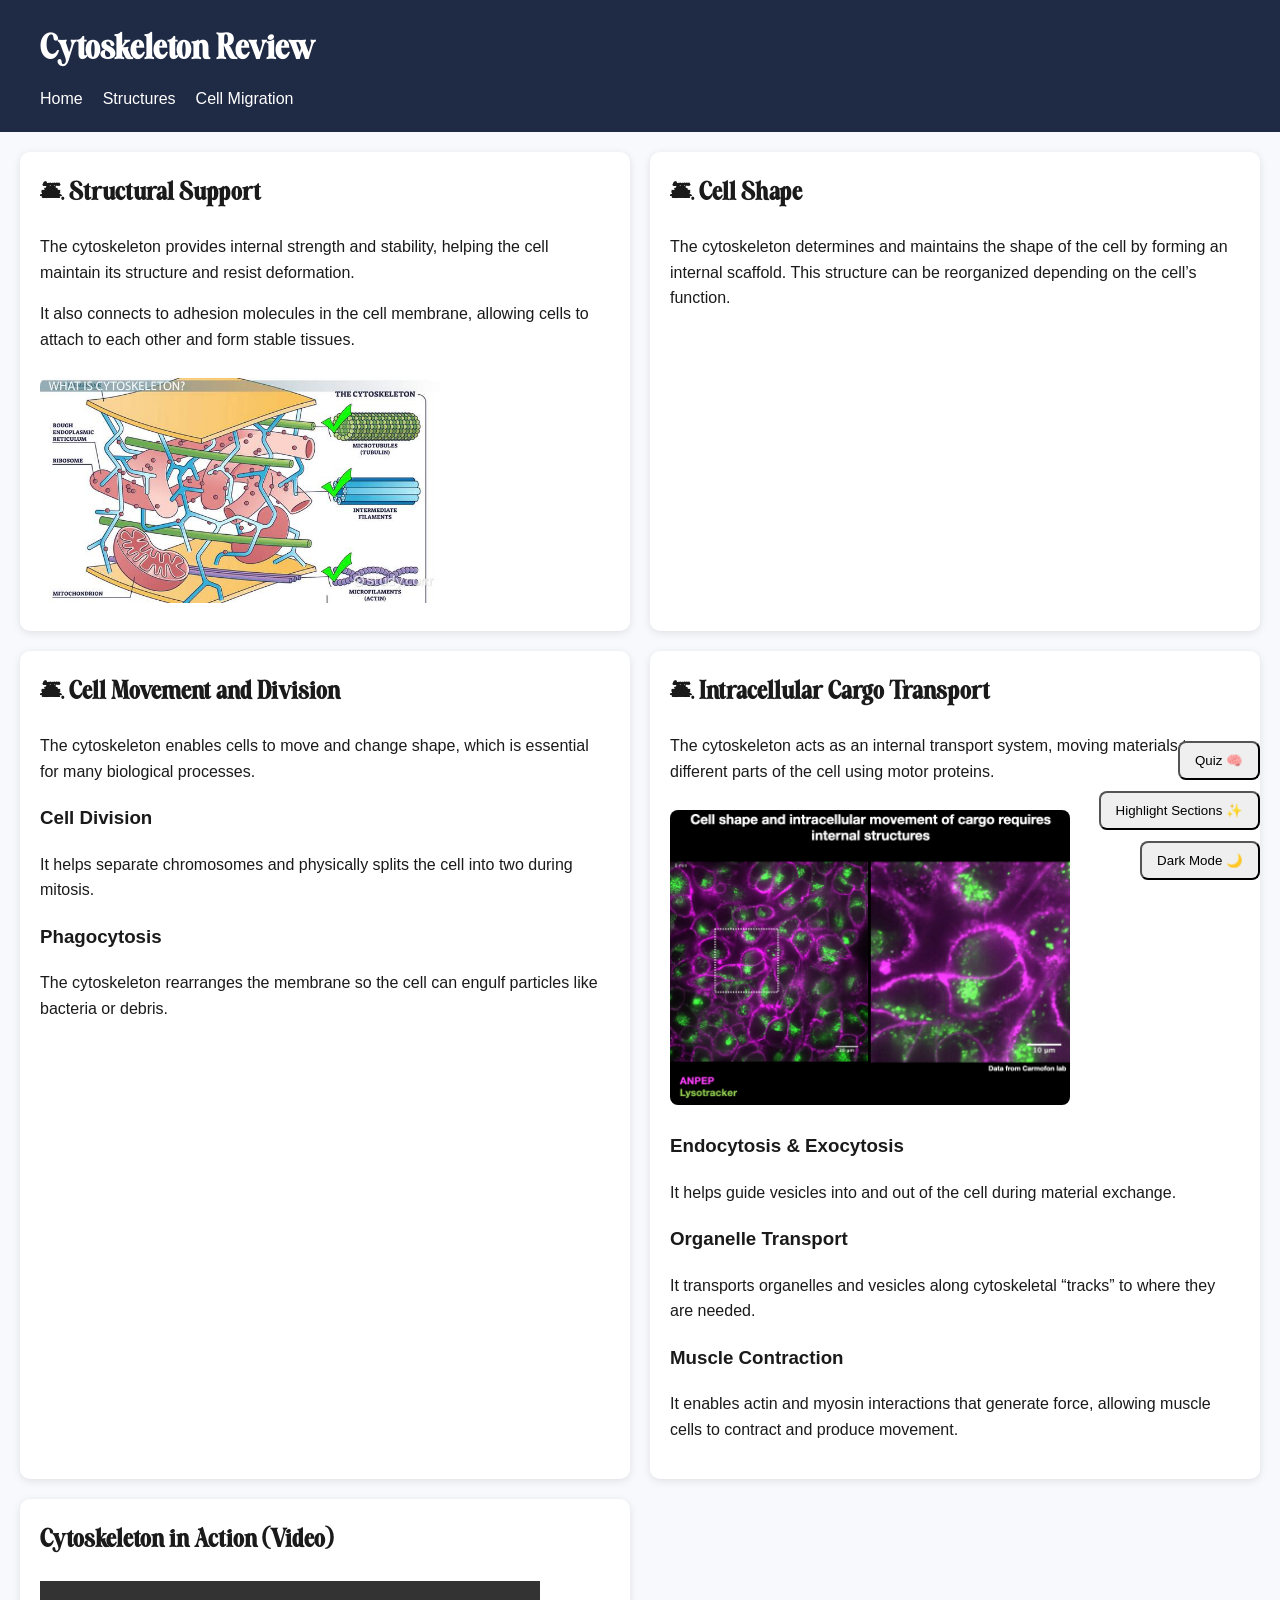
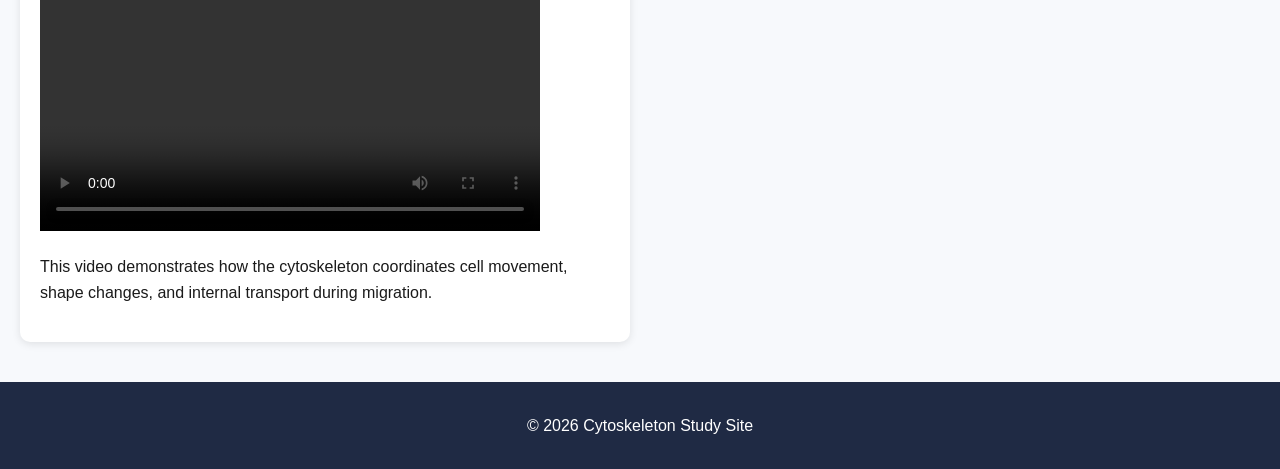
<file: index.html>
<!DOCTYPE html>
<html lang="en">
<head>
  <meta charset="UTF-8">
  <meta name="viewport" content="width=device-width, initial-scale=1.0">
  <title>Cytoskeleton Review</title>
  <link rel="stylesheet" href="style.css">
</head>

<body>

<header>
  <h1>Cytoskeleton Review</h1>
  <nav>
    <a href="index.html">Home</a>
    <a href="structures.html">Structures</a>
    <a href="applications.html">Cell Migration</a>
  </nav>
</header>

<main>

  <section id="support">
    <h2>1. Structural Support</h2>
    <p>
      The cytoskeleton provides internal strength and stability, helping the cell maintain its structure and resist deformation.
    </p>
    <p>
      It also connects to adhesion molecules in the cell membrane, allowing cells to attach to each other and form stable tissues.
    </p>

    <img src="images/support.jpg"
         srcset="images/support@2x.jpg 2x"
         width="400"
         height="300"
         alt="Diagram showing cytoskeleton structural support in a cell">
  </section>

  <section id="shape">
    <h2>2. Cell Shape</h2>
    <p>
      The cytoskeleton determines and maintains the shape of the cell by forming an internal scaffold. This structure can be reorganized depending on the cell’s function.
    </p>

  </section>

  <section id="movement">
    <h2>3. Cell Movement and Division</h2>

    <p>
      The cytoskeleton enables cells to move and change shape, which is essential for many biological processes.
    </p>

    <h3>Cell Division</h3>
    <p>
      It helps separate chromosomes and physically splits the cell into two during mitosis.
    </p>

    <h3>Phagocytosis</h3>
    <p>
      The cytoskeleton rearranges the membrane so the cell can engulf particles like bacteria or debris.
    </p>
  </section>

  <section id="transport">
    <h2>4. Intracellular Cargo Transport</h2>

    <p>
      The cytoskeleton acts as an internal transport system, moving materials to different parts of the cell using motor proteins.
    </p>
        <img src="images/shape.jpg"
         srcset="images/shape@2x.png 2x"
         width="400"
         height="300"
         alt="Cell shape supported by cytoskeleton structure">

    <h3>Endocytosis & Exocytosis</h3>
    <p>
      It helps guide vesicles into and out of the cell during material exchange.
    </p>

    <h3>Organelle Transport</h3>
    <p>
      It transports organelles and vesicles along cytoskeletal “tracks” to where they are needed.
    </p>

    <h3>Muscle Contraction</h3>
    <p>
      It enables actin and myosin interactions that generate force, allowing muscle cells to contract and produce movement.
    </p>
  </section>

  <section>
  <h2>Cytoskeleton in Action (Video)</h2>

  <video width="500" controls>
    <source src="images/cytoskeleton.mp4" type="video/mp4">
    Your browser does not support the video tag.
  </video>

  <p>
    This video demonstrates how the cytoskeleton coordinates cell movement, shape changes, and internal transport during migration.
  </p>
</section>

</main>

<footer>
  <p>© 2026 Cytoskeleton Study Site</p>
</footer>

<script src="script.js"></script>
</body>
</html>
</file>
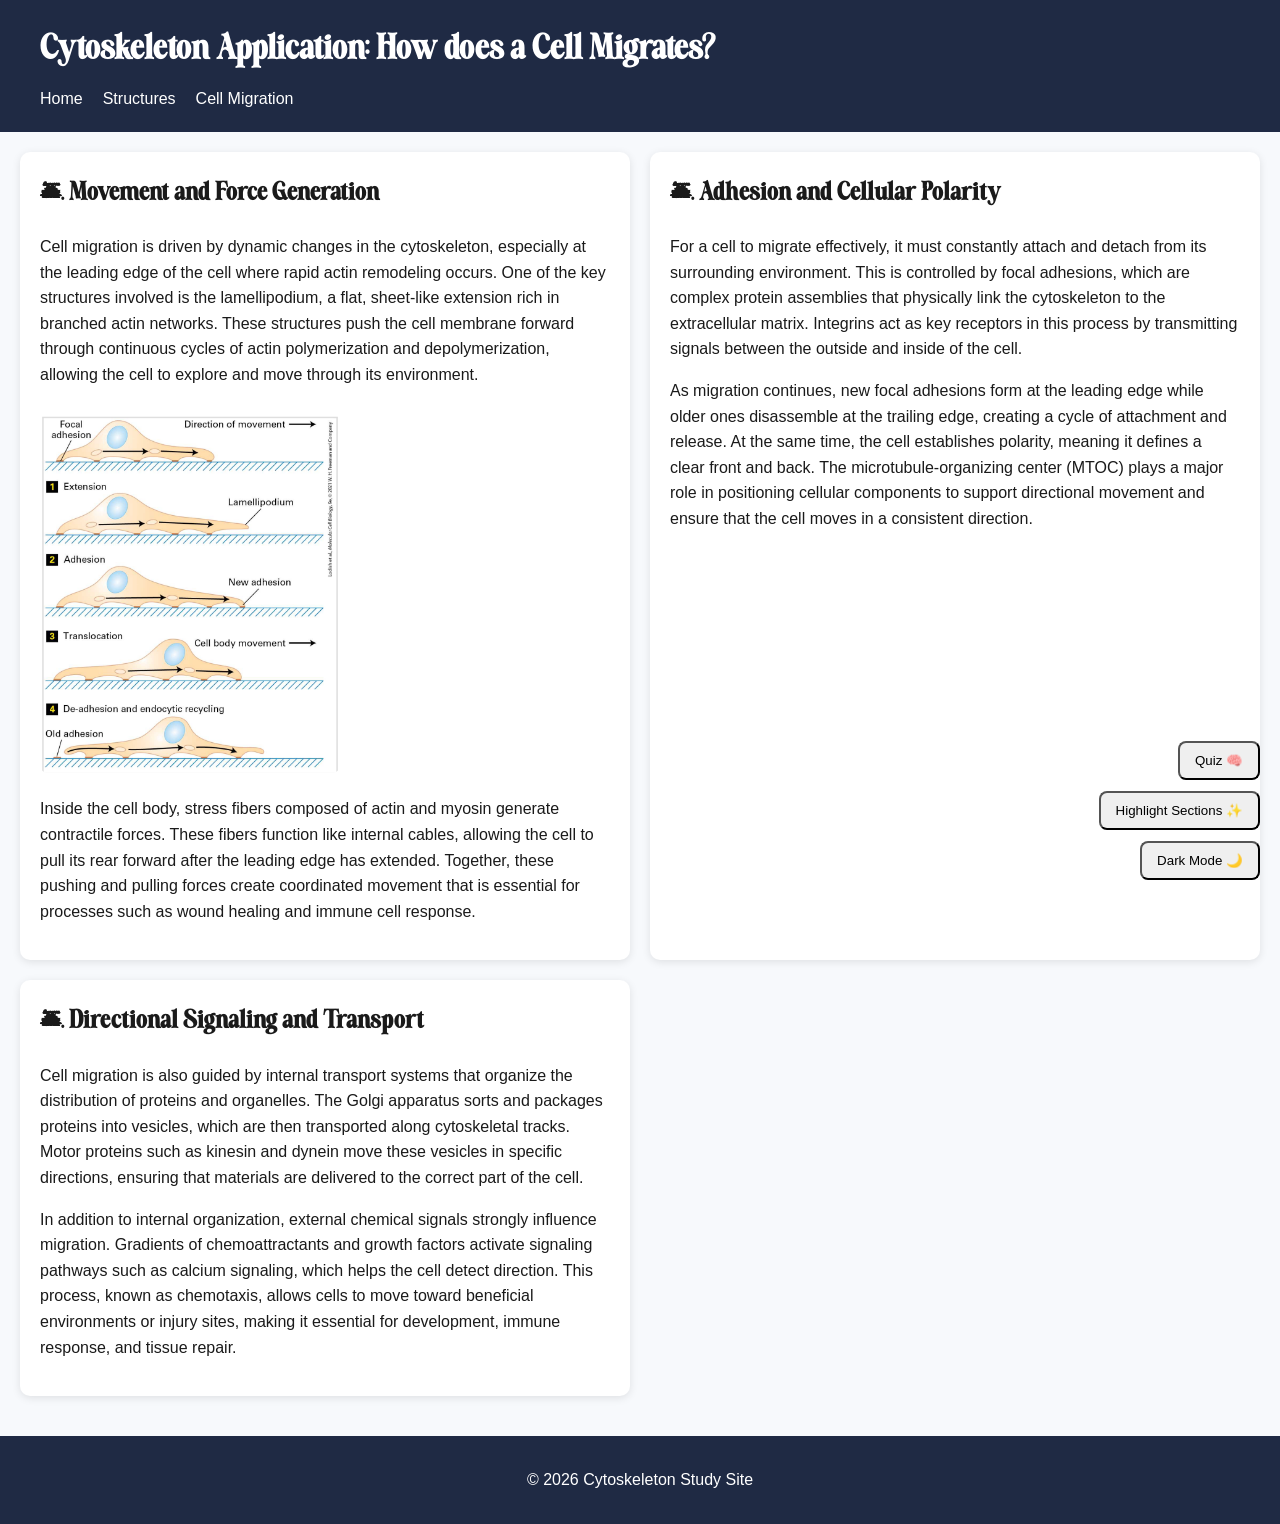
<file: applications.html>
<!DOCTYPE html>
<html lang="en">
<head>
  <meta charset="UTF-8">
  <meta name="viewport" content="width=device-width, initial-scale=1.0">
  <title>Cell Migration</title>
  <link rel="stylesheet" href="style.css">
</head>

<body>

<header>
  <h1>Cytoskeleton Application: How does a Cell Migrates?</h1>
  <nav>
    <a href="index.html">Home</a>
    <a href="structures.html">Structures</a>
    <a href="applications.html">Cell Migration</a>
  </nav>
</header>

<main>

  <section>
    <h2>1. Movement and Force Generation</h2>
    <p>
      Cell migration is driven by dynamic changes in the cytoskeleton, especially at the leading edge of the cell where rapid actin remodeling occurs. One of the key structures involved is the lamellipodium, a flat, sheet-like extension rich in branched actin networks. These structures push the cell membrane forward through continuous cycles of actin polymerization and depolymerization, allowing the cell to explore and move through its environment.
    </p>

    <img src="images/migration.jpg"
       srcset="images/migration@2x.png 2x"
       width="300"
       height="400"
       alt="Diagram showing cell migration with lamellipodium and actin movement">

    <p>
      Inside the cell body, stress fibers composed of actin and myosin generate contractile forces. These fibers function like internal cables, allowing the cell to pull its rear forward after the leading edge has extended. Together, these pushing and pulling forces create coordinated movement that is essential for processes such as wound healing and immune cell response.
    </p>
  </section>

  <section>
    <h2>2. Adhesion and Cellular Polarity</h2>
    <p>
      For a cell to migrate effectively, it must constantly attach and detach from its surrounding environment. This is controlled by focal adhesions, which are complex protein assemblies that physically link the cytoskeleton to the extracellular matrix. Integrins act as key receptors in this process by transmitting signals between the outside and inside of the cell.
    </p>

    <p>
      As migration continues, new focal adhesions form at the leading edge while older ones disassemble at the trailing edge, creating a cycle of attachment and release. At the same time, the cell establishes polarity, meaning it defines a clear front and back. The microtubule-organizing center (MTOC) plays a major role in positioning cellular components to support directional movement and ensure that the cell moves in a consistent direction.
    </p>
  </section>

  <section>
    <h2>3. Directional Signaling and Transport</h2>
    <p>
      Cell migration is also guided by internal transport systems that organize the distribution of proteins and organelles. The Golgi apparatus sorts and packages proteins into vesicles, which are then transported along cytoskeletal tracks. Motor proteins such as kinesin and dynein move these vesicles in specific directions, ensuring that materials are delivered to the correct part of the cell.
    </p>

    <p>
      In addition to internal organization, external chemical signals strongly influence migration. Gradients of chemoattractants and growth factors activate signaling pathways such as calcium signaling, which helps the cell detect direction. This process, known as chemotaxis, allows cells to move toward beneficial environments or injury sites, making it essential for development, immune response, and tissue repair.
    </p>
  </section>

</main>

<footer>
  <p>© 2026 Cytoskeleton Study Site</p>
</footer>

<script src="script.js"></script>
</body>
</html>
</file>
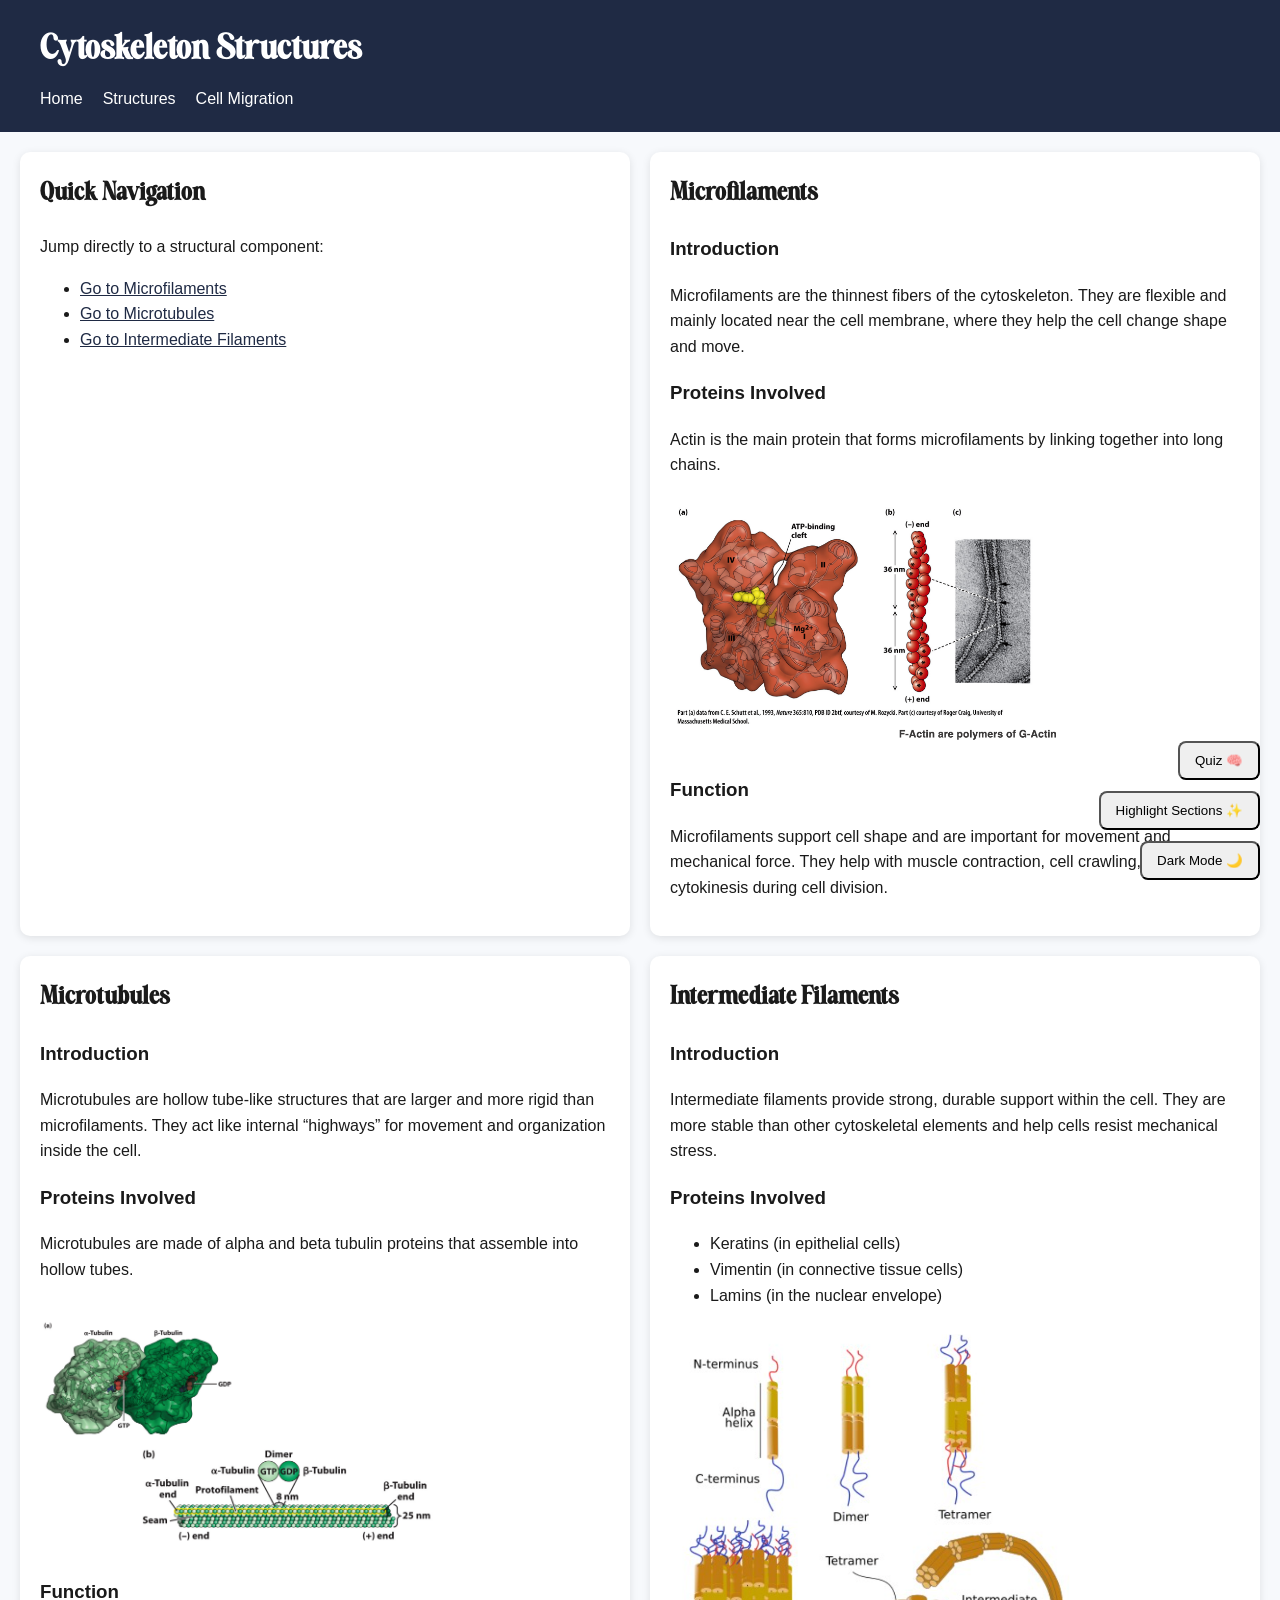
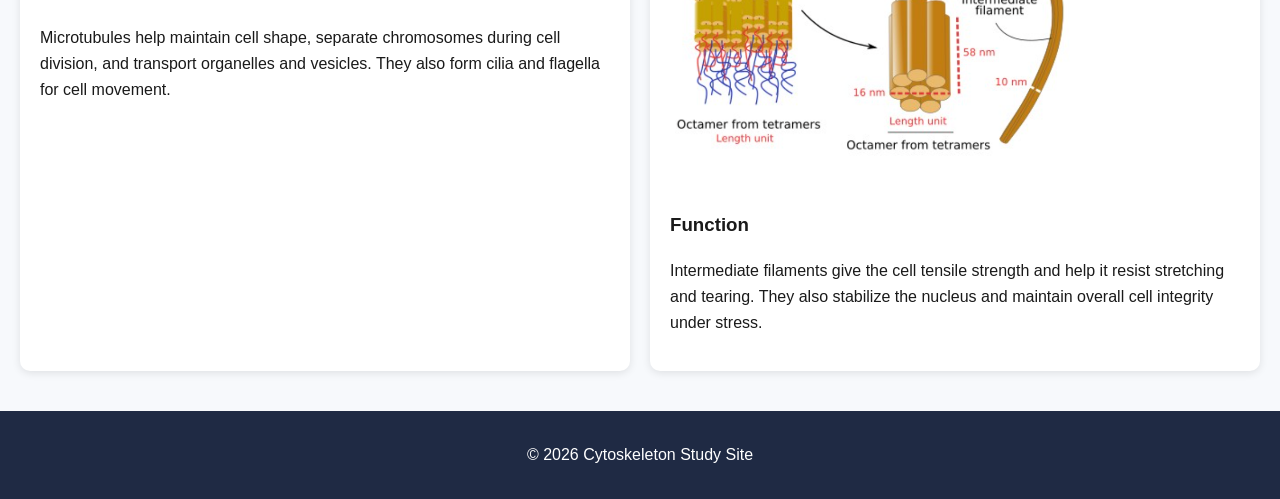
<file: structures.html>
<!DOCTYPE html>
<html lang="en">
<head>
  <meta charset="UTF-8">
  <meta name="viewport" content="width=device-width, initial-scale=1.0">
  <title>Cytoskeleton Structures</title>
  <link rel="stylesheet" href="style.css">
</head>

<body>

<header>
  <h1>Cytoskeleton Structures</h1>
  <nav>
    <a href="index.html">Home</a>
    <a href="structures.html">Structures</a>
    <a href="applications.html">Cell Migration</a>
  </nav>
</header>

<main>
  <section id="toc">
  <h2>Quick Navigation</h2>
  <p>Jump directly to a structural component:</p>
  <ul>
    <li><a href="#microfilaments" style="color: #1f2a44; text-decoration: underline;">Go to Microfilaments</a></li>
    <li><a href="#microtubules" style="color: #1f2a44; text-decoration: underline;">Go to Microtubules</a></li>
    <li><a href="#intermediate-filaments" style="color: #1f2a44; text-decoration: underline;">Go to Intermediate Filaments</a></li>
  </ul>
</section>

  <!-- MICROFILAMENTS -->
  <section id="microfilaments">
    <h2>Microfilaments</h2>

    <h3>Introduction</h3>
    <p>
      Microfilaments are the thinnest fibers of the cytoskeleton. They are flexible and mainly located near the cell membrane, where they help the cell change shape and move.
    </p>

    <h3>Proteins Involved</h3>
    <p>
      Actin is the main protein that forms microfilaments by linking together into long chains.
    </p>

    <img src="images/actin.jpg"
         srcset="images/actin@2x.png 2x"
         width="400"
         height="300"
         alt="Actin microfilament structure diagram">

    <h3>Function</h3>
    <p>
      Microfilaments support cell shape and are important for movement and mechanical force. They help with muscle contraction, cell crawling, and cytokinesis during cell division.
    </p>
  </section>

  <!-- MICROTUBULES -->
  <section id="microtubules">
    <h2>Microtubules</h2>

    <h3>Introduction</h3>
    <p>
      Microtubules are hollow tube-like structures that are larger and more rigid than microfilaments. They act like internal “highways” for movement and organization inside the cell.
    </p>

    <h3>Proteins Involved</h3>
    <p>
      Microtubules are made of alpha and beta tubulin proteins that assemble into hollow tubes.
    </p>

    <img src="images/microtubules.jpg"
         srcset="images/microtubules@2x.png 2x"
         width="400"
         height="300"
         alt="Microtubule structure inside a cell">

    <h3>Function</h3>
    <p>
      Microtubules help maintain cell shape, separate chromosomes during cell division, and transport organelles and vesicles. They also form cilia and flagella for cell movement.
    </p>
  </section>

  <!-- INTERMEDIATE FILAMENTS -->
  <section id="intermediate-filaments">
    <h2>Intermediate Filaments</h2>

    <h3>Introduction</h3>
    <p>
      Intermediate filaments provide strong, durable support within the cell. They are more stable than other cytoskeletal elements and help cells resist mechanical stress.
    </p>

    <h3>Proteins Involved</h3>
    <ul>
      <li>Keratins (in epithelial cells)</li>
      <li>Vimentin (in connective tissue cells)</li>
      <li>Lamins (in the nuclear envelope)</li>
    </ul>

    <img src="images/intermediate.png"
         srcset="images/intermediate@2x.png 2x"
         width="400"
         height="300"
         alt="Intermediate filaments providing structural support">

    <h3>Function</h3>
    <p>
      Intermediate filaments give the cell tensile strength and help it resist stretching and tearing. They also stabilize the nucleus and maintain overall cell integrity under stress.
    </p>
  </section>

</main>

<footer>
  <p>© 2026 Cytoskeleton Study Site</p>
</footer>

<script src="script.js"></script>
</body>
</html>
</file>
<file: style.css>
@font-face {
  font-family: "AvelineEleganza";
  src: url("fonts/AvelineEleganzaRegular-KVqeA.otf") format("opentype");
  font-weight: normal;
  font-style: normal;
}

/* =========================
   BASE STYLES
   ========================= */

body {
  margin: 0;
  font-family: Arial, sans-serif;
  font-size: 16px;
  line-height: 1.6;
  background-color: #f7f9fc;
  color: #1a1a1a;
}


h1 {
  font-size: 2.2rem;
  margin: 0;
  font-family: "AvelineEleganza", Arial, sans-serif;
}

h2 {
  font-size: 1.6rem;
  margin-top: 0;
  font-family: "AvelineEleganza", Arial, sans-serif;
}

p {
  font-size: 1rem;
}

/* =========================
   HEADER + NAV (FLEXBOX)
   ========================= */

header {
  background-color: #1f2a44;
  color: white;
  padding: 20px;
  text-align: center;
}

nav {
  display: flex;
  justify-content: center;
  gap: 20px;
  margin-top: 10px;
  flex-wrap: wrap;
}

/* =========================
   LINK STATES (REQUIRED)
   ========================= */

a:link {
  color: #ffffff;
  text-decoration: none;
}

a:visited {
  color: #d0d0d0;
}

a:hover {
  color: #ffcc00;
  text-decoration: underline;
}

a:active {
  color: #ff6600;
}

/* =========================
   MAIN LAYOUT (GRID)
   ========================= */

main {
  display: grid;
  grid-template-columns: 1fr;
  gap: 20px;
  padding: 20px;
}


section {
  background-color: white;
  padding: 20px;
  border-radius: 10px;
  box-shadow: 0 2px 8px rgba(0,0,0,0.1);
}


img {
  max-width: 100%;
  height: auto;
  margin-top: 10px;
  border-radius: 8px;
}


footer {
  text-align: center;
  padding: 15px;
  background-color: #1f2a44;
  color: white;
  margin-top: 20px;
}


@media (min-width: 768px) {
  main {
    grid-template-columns: 1fr 1fr;
  }

  header {
    text-align: left;
    padding: 20px 40px;
  }

  nav {
    justify-content: flex-start;
  }
}

/* DARK MODE CLASS (used by JS) */
.dark-mode {
  background-color: #121212;
  color: #f5f5f5;
}

.dark-mode section {
  background-color: #1e1e1e;
  color: #f5f5f5;
}
</file>
